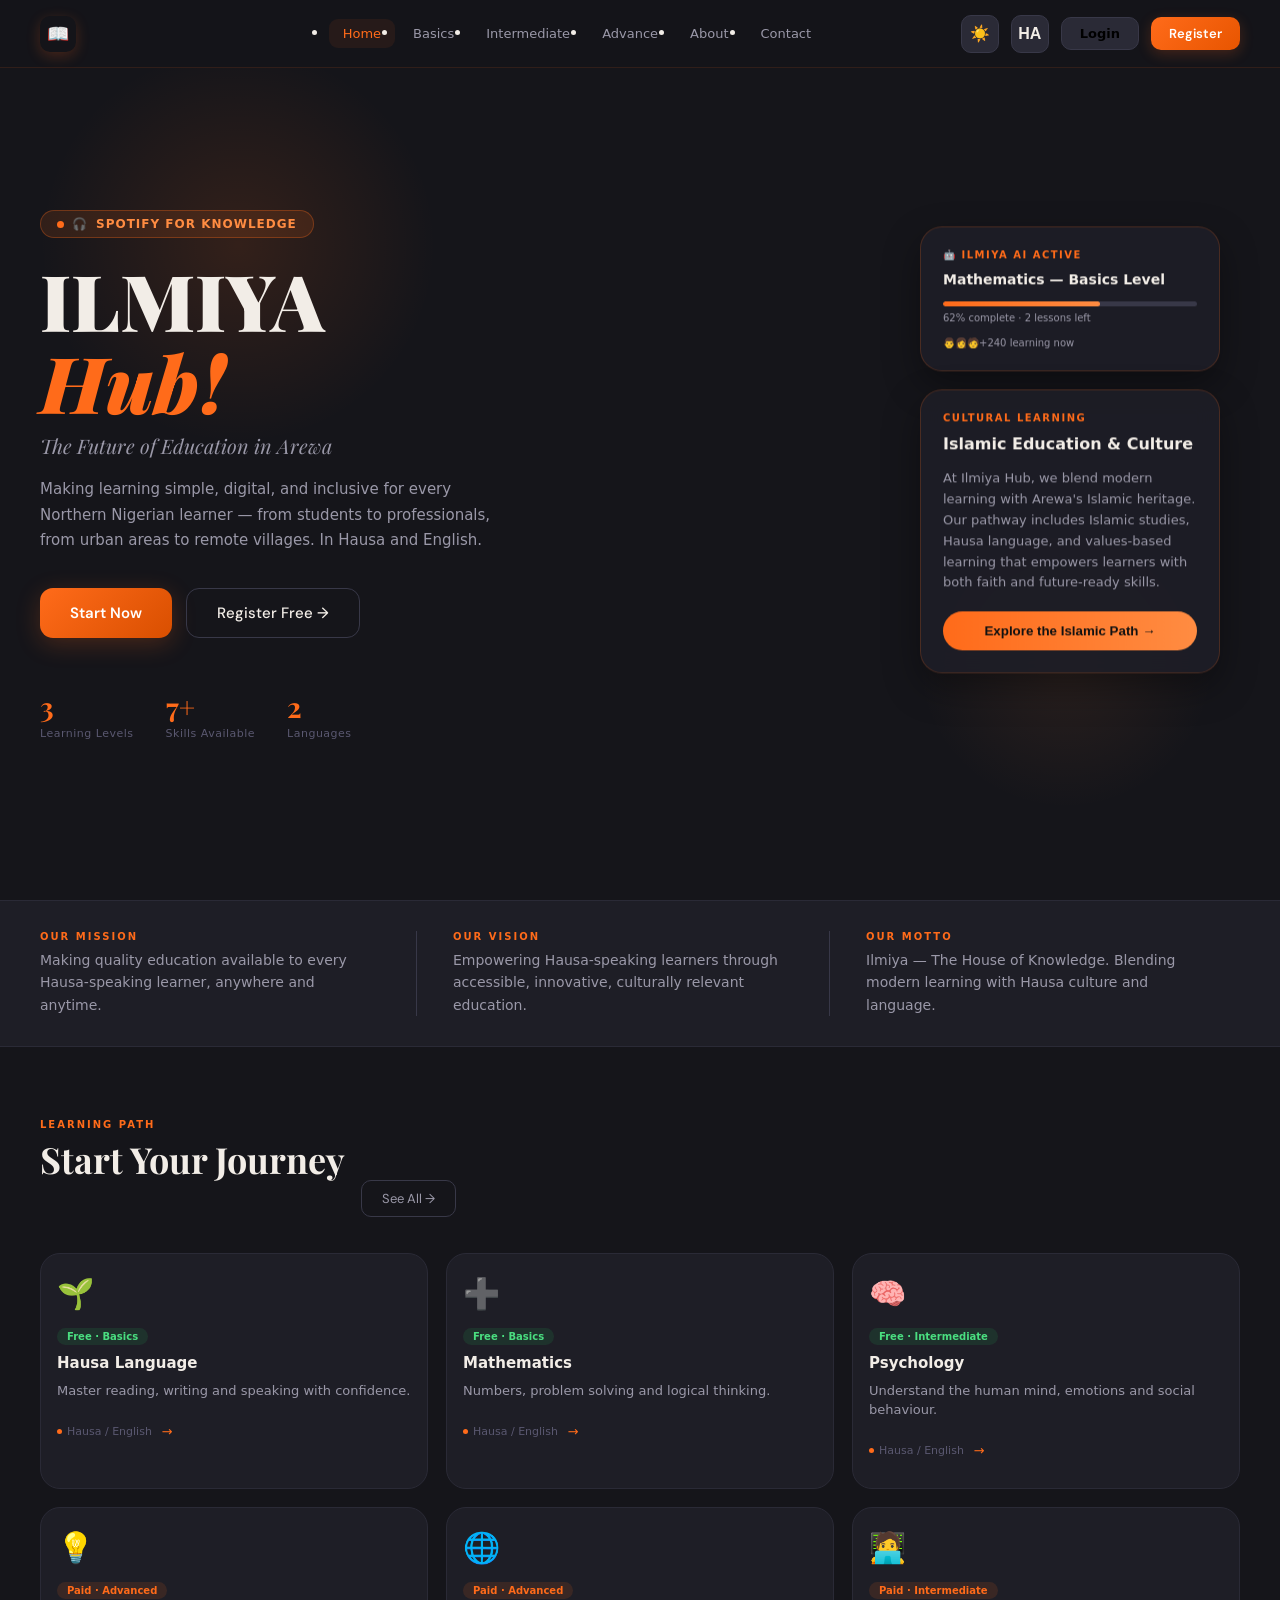
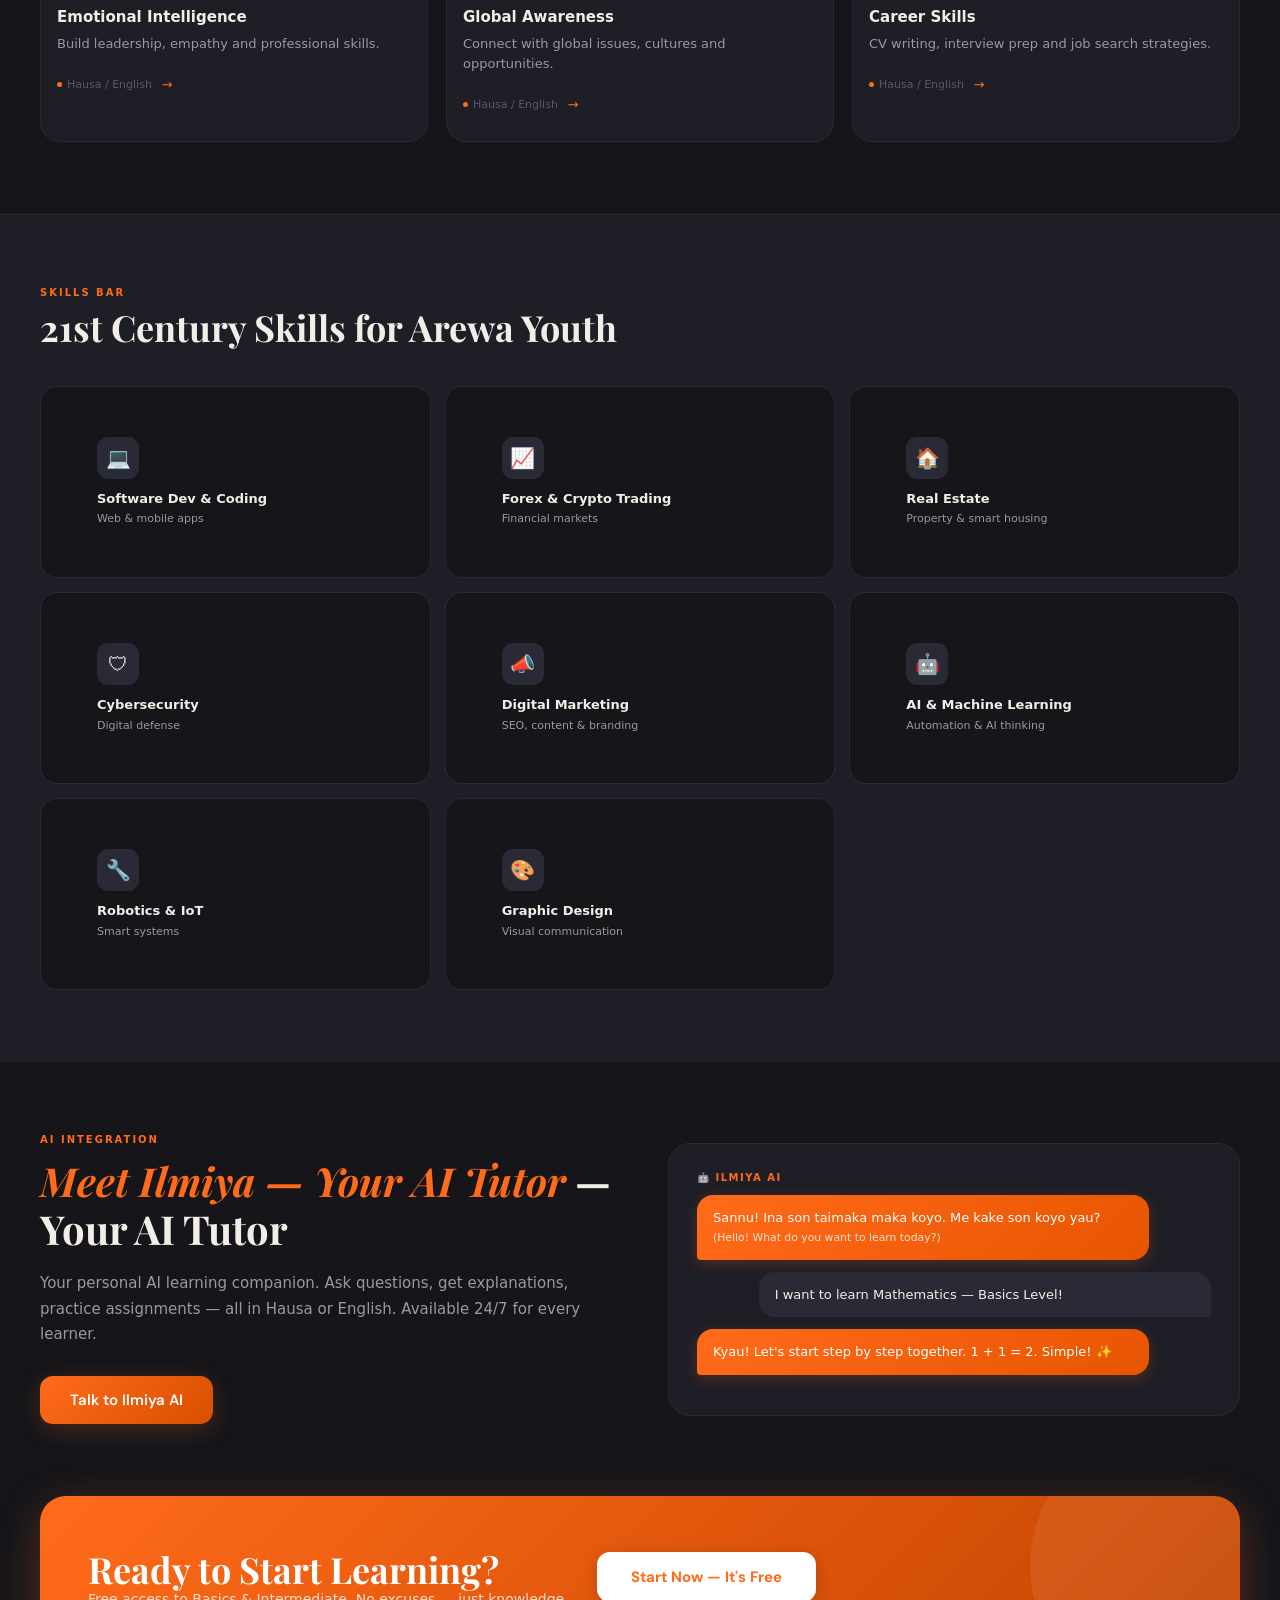
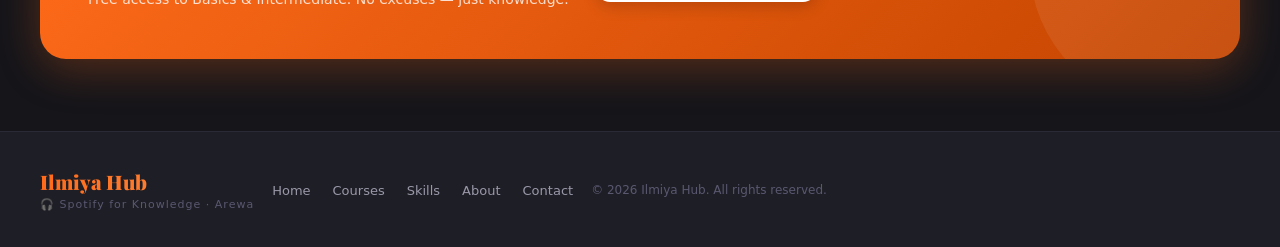
<file: page.html>
<!DOCTYPE html>
<html lang="en">

<head>
  <meta charset="UTF-8" />
  <meta name="viewport" content="width=device-width, 
initial-scale=1.0" />
  <title>Ilmiya Hub</title>
  <link href="https://fonts.googleapis.com/css2?family=Playfair+Display:
ital,wght@0,700;0,900;1,700&family=DM+Sans:wght@300;400;500;600&
display=swap" rel="stylesheet" />
  <link rel="stylesheet" href="style.css">
</head>

<body>
  <nav>
    <a class="nav-logo" href="#">
      <div class="nav-logo-icon">
        📖
      </div>
      <div>
        <div class="nav-logo-text">Ilmiya Hub</div>
      </div>
    </a>
    <ul class="nav-links">
      <li><a href="#" class="active" data-i18n="home">Home</a></li>
      <li><a href="#courses" data-i18n="basics">Basics</a></li>
      <li><a href="#courses" data-i18n="intermediate">Intermediate</a></li>
      <li><a href="#courses" data-i18n="advance">Advance</a></li>
      <li><a href="#about" data-i18n="about">About</a></li>
      <li><a href="#contact" data-i18n="contact">Contact</a></li>
    </ul>
    <div class="nav-right">
      <button class="toggle-btn" id="themeToggle" title="Toggle dark/light mode">☀️</button>
      <button class="toggle-btn" id="langToggle" title="Switch language">HA</button>
      <button class="btn-login" data-i18n="login">Login</button>
      <button class="btn-register" data-i18n="register">Register</button>
    </div>
  </nav>
  <script src="app.js"></script>
  <section class="hero">
    <div class="hero-bg"></div>
    <div class="orb1"></div>
    <div class="orb2"></div>
    <div class="hero-content">
      <div class="hero-badge">
        <div class="badge-dot"></div>
        🎧
        <span data-i18n="spotifyKnowledge">Spotify for Knowledge</span>
      </div>
      <h1 class="hero-title">ILMIYA<br /><span class="orange italic">Hub!</span></h1>
      <div class="hero-sub" data-i18n="futureEducation">The Future of Education in Arewa</div>
      <p class="hero-desc" data-i18n="heroDesc">Making learning simple, digital, and inclusive for every Northern Nigerian learner — from students to professionals, from urban areas to remote villages. In Hausa and English.</p>
      <div class="hero-btns">
        <button class="btn-primary" data-i18n="startNow">
          🚀
          Start Now</button>
        <button class="btn-secondary" data-i18n="registerFree">Register Free →</button>
      </div>
      <div class="hero-stats">
        <div>
          <div class="stat-num">3</div>
          <div class="stat-label" data-i18n="learningLevels">Learning Levels</div>
        </div>
        <div>
          <div class="stat-num">7+</div>
          <div class="stat-label" data-i18n="skillsAvailable">Skills Available</div>
        </div>
        <div>
          <div class="stat-num">2</div>
          <div class="stat-label" data-i18n="languages">Languages</div>
        </div>
      </div>
    </div>
    <div class="hero-card-group">
      <div class="float-card">
        <div class="float-label">
          🤖
          <span data-i18n="ilmiyaAI">Ilmiya AI Active</span></div>
        <div class="float-course" data-i18n="mathBasics">Mathematics — Basics Level</div>
        <div class="float-bar">
          <div class="float-fill"></div>
        </div>
        <div class="float-pct" data-i18n="completePercent">62% complete · 2 lessons left</div>
        <div class="float-users">
          👨👩🧑
          <span data-i18n="learningNow">+240 learning now</span></div>
      </div>
      <div class="info-card">
        <div class="info-label" data-i18n="culturalLearning">🕌 Cultural Learning</div>
        <div class="info-title" data-i18n="islamicEducation">Islamic Education & Culture</div>
        <p data-i18n="islamicDesc">At Ilmiya Hub, we blend modern learning with Arewa's Islamic heritage. Our pathway includes Islamic studies, Hausa language, and values-based learning that empowers learners with both faith and future-ready skills.</p>
        <button class="card-btn" data-i18n="exploreIslamic">Explore the Islamic Path →</button>
      </div>
    </div>
  </section>
  <div class="mission">
    <div>
      <div class="mission-tag" data-i18n="ourMission">Our Mission</div>
      <div class="mission-text" data-i18n="missionText">Making quality education available to every
        Hausa-speaking learner, anywhere and anytime.</div>
    </div>
    <div class="mdiv"></div>
    <div>
      <div class="mission-tag" data-i18n="ourVision">Our Vision</div>
      <div class="mission-text" data-i18n="visionText">Empowering Hausa-speaking learners through
        accessible, innovative, culturally relevant
        education.</div>
    </div>
    <div class="mdiv"></div>
    <div>
      <div class="mission-tag" data-i18n="ourMotto">Our Motto</div>
      <div class="mission-text" data-i18n="mottoText">Ilmiya — The House of Knowledge. Blending
        modern learning with Hausa culture and language.</div>
    </div>
  </div>
  <section class="section" id="courses">
    <div class="sec-head">
      <div>
        <div class="sec-tag" data-i18n="learningPath">
          📚
          Learning Path</div>
        <div class="sec-title" data-i18n="startJourney">Start Your Journey</div>
      </div>
      <button class="see-all" data-i18n="seeAll">See All →</button>
    </div>
    <div class="courses-grid">
      <div class="course-card"><span class="c-emoji">
          🌱
        </span><span class="c-tag tag-free" data-i18n="freeBasics">Free ·
          Basics</span>
        <div class="c-name" data-i18n="hausalang">Hausa Language</div>
        <div class="c-desc" data-i18n="masterReading">Master reading, writing and speaking with
          confidence.</div>
        <div class="c-foot">
          <div class="c-lang"><span class="ldot"></span><span data-i18n="hausaEnglish">Hausa / English</span></div>
          <div class="c-arrow">→</div>
        </div>
      </div>
      <div class="course-card"><span class="c-emoji">
          ➕
        </span><span class="c-tag tag-free" data-i18n="freeBasics">Free ·
          Basics</span>
        <div class="c-name" data-i18n="mathematics">Mathematics</div>
        <div class="c-desc" data-i18n="mathDesc">Numbers, problem solving and logical
          thinking.</div>
        <div class="c-foot">
          <div class="c-lang"><span class="ldot"></span><span data-i18n="hausaEnglish">Hausa / English</span></div>
          <div class="c-arrow">→</div>
        </div>
      </div>
      <div class="course-card"><span class="c-emoji">
          🧠
        </span><span class="c-tag tag-free" data-i18n="freeIntermediate">Free ·
          Intermediate</span>
        <div class="c-name" data-i18n="psychology">Psychology</div>
        <div class="c-desc" data-i18n="psychologyDesc">Understand the human mind, emotions and social
          behaviour.</div>
        <div class="c-foot">
          <div class="c-lang"><span class="ldot"></span><span data-i18n="hausaEnglish">Hausa / English</span></div>
          <div class="c-arrow">→</div>
        </div>
      </div>
      <div class="course-card"><span class="c-emoji">
          💡
        </span><span class="c-tag tag-paid" data-i18n="paidAdvanced">Paid ·
          Advanced</span>
        <div class="c-name" data-i18n="emotionalIntel">Emotional
          Intelligence</div>
        <div class="c-desc" data-i18n="emotionalDesc">Build leadership, empathy
          and professional skills.</div>
        <div class="c-foot">
          <div class="c-lang"><span class="ldot"></span><span data-i18n="hausaEnglish">Hausa /
            English</span></div>
          <div class="c-arrow">→</div>
        </div>
      </div>
      <div class="course-card">
        <span class="c-emoji">
          🌐
        </span><span class="c-tag tag-paid" data-i18n="paidAdvanced">Paid ·
          Advanced</span>
        <div class="c-name" data-i18n="globalAwareness">Global
          Awareness</div>
        <div class="c-desc" data-i18n="globalDesc">Connect with global issues, cultures and
          opportunities.</div>
        <div class="c-foot">
          <div class="c-lang"><span class="ldot"></span><span data-i18n="hausaEnglish">Hausa /
            English</span></div>
          <div class="c-arrow">→</div>
        </div>
      </div>
      <div class="course-card">
        <span class="c-emoji">
          🧑‍💻
        </span><span class="c-tag tag-paid" data-i18n="paidIntermediate">Paid ·
          Intermediate</span>
        <div class="c-name" data-i18n="careerSkills">Career
          Skills</div>
        <div class="c-desc" data-i18n="careerDesc">CV writing, interview prep and job search
          strategies.</div>
        <div class="c-foot">
          <div class="c-lang"><span class="ldot"></span><span data-i18n="hausaEnglish">Hausa /
            English</span></div>
          <div class="c-arrow">→</div>
        </div>
      </div>
    </div>
  </section>
  <section class="skills-section">
    <div class="sec-tag" data-i18n="skillsBar">
      ⚡
      Skills Bar</div>
    <div class="sec-title" data-i18n="centurySkills">21st Century Skills for Arewa
      Youth</div>
    <div class="skills-grid">
      <div class="skill-card">
        <div class="sk-icon">
          💻
        </div>
        <div class="sk-name" data-i18n="softwareDev">Software Dev & Coding</div>
        <div class="sk-desc" data-i18n="webApps">Web & mobile apps</div>
      </div>
      <div class="skill-card">
        <div class="sk-icon">
          📈
        </div>
        <div class="sk-name" data-i18n="forexTrading">Forex & Crypto Trading</div>
        <div class="sk-desc" data-i18n="financialMarkets">Financial markets</div>
      </div>
      <div class="skill-card">
        <div class="sk-icon">
          🏠
        </div>
        <div class="sk-name" data-i18n="realEstate">Real Estate</div>
        <div class="sk-desc" data-i18n="propertyHousing">Property &
          smart housing</div>
      </div>
      <div class="skill-card">
        <div class="sk-icon">
          🛡
        </div>
        <div class="sk-name" data-i18n="cybersecurity">Cybersecurity</div>
        <div class="sk-desc" data-i18n="digitalDefense">Digital
          defense</div>
      </div>
      <div class="skill-card">
        <div class="sk-icon">
          📣
        </div>
        <div class="sk-name" data-i18n="digitalMarketing">Digital Marketing</div>
        <div class="sk-desc" data-i18n="seoContent">SEO,
          content & branding</div>
      </div>
      <div class="skill-card">
        <div class="sk-icon">
          🤖
        </div>
        <div class="sk-name" data-i18n="aiMachine">AI & Machine Learning</div>
        <div class="sk-desc" data-i18n="automationAI">Automation & AI thinking</div>
      </div>
      <div class="skill-card">
        <div class="sk-icon">
          🔧
        </div>
        <div class="sk-name" data-i18n="roboticsIoT">Robotics & IoT</div>
        <div class="sk-desc" data-i18n="smartSystems">Smart
          systems</div>
      </div>
      <div class="skill-card">
        <div class="sk-icon">
          🎨
        </div>
        <div class="sk-name" data-i18n="graphicDesign">Graphic Design</div>
        <div class="sk-desc" data-i18n="visualComm">Visual communication</div>
      </div>
    </div>
  </section>
  <section class="ai-section" id="about">
    <div>
      <div class="ai-label" data-i18n="aiIntegration">
        🤖
        AI Integration</div>
      <h2 class="ai-title"><span data-i18n="meetIlmiya">Meet Ilmiya</span> —<br />Your AI
        Tutor</h2>
      <p class="ai-desc" data-i18n="aiDesc">Your personal AI learning companion. Ask
        questions, get explanations, practice assignments — all in Hausa
        or English. Available 24/7 for every learner.</p>
      <button class="btn-primary" data-i18n="talkToIlmiya">Talk to Ilmiya AI


      </button>
    </div>
    <div class="ai-box">
      <div class="chat-lbl">
        🤖
        Ilmiya AI</div>
      <div class="chat-out">Sannu! Ina son taimaka maka koyo. Me
        kake son koyo yau?


        <br /><small style="opacity:0.8">(Hello!
          What do you want to learn today?)</small>
      </div>
      <div class="chat-in">I want to learn Mathematics — Basics
        Level!</div>
      <div class="chat-out">Kyau! Let's start step by step
        together. 1 + 1 = 2. Simple!
        ✨
      </div>
    </div>
  </section>
  <div class="cta">
    <div>
      <div class="cta-title" data-i18n="readyToStart">Ready to Start Learning?<br /><span data-i18n="joinIlmiya">Join
        Ilmiya Hub Today.</span></div>
      <div class="cta-sub" data-i18n="noExcuses">Free access to Basics & Intermediate.
        No excuses — just knowledge.


      </div>
    </div>
    <button class="cta-btn" data-i18n="startNowFree">
      🚀
      Start Now — It's Free</button>
  </div>
  <footer id="contact">
    <div>
      <div class="f-logo">Ilmiya Hub</div>
      <div class="f-tag">
        🎧
        <span data-i18n="spotifyKnowledge">Spotify for Knowledge</span> · Arewa</div>
    </div>
    <ul class="f-links">
      <li><a href="#" data-i18n="home">Home</a></li>
      <li><a href="#" data-i18n="courses">Courses</a></li>
      <li><a href="#" data-i18n="skills">Skills</a></li>
      <li><a href="#" data-i18n="about">About</a></li>
      <li><a href="#" data-i18n="contact">Contact</a></li>
    </ul>
    <div class="f-copy">© 2026 Ilmiya Hub. All rights
      reserved.</div>
  </footer>
</body>

</html>
</file>
<file: style.css>
:root {
      --ash: #15151a;
      --ash2: #1e1e26;
      --ash3: #2a2a36;
      --ash4: #383848;
      --orange: #ff6b1a;
      --orange2: #ff8c42;
      --glow: rgba(255, 107, 26, 0.22);
      --text: #f2ede7;
      --muted: #9a98a8;
      --dim: #5a5870;
    }

    :root.light-mode {
      --ash: #ffffff;
      --ash2: #f5f5f5;
      --ash3: #e8e8e8;
      --ash4: #d0d0d0;
      --orange: #ff6b1a;
      --orange2: #ff8c42;
      --text: #1a1a1a;
      --muted: #666666;
      --dim: #999999;
    }

    *,
    *::before,
    *::after {
      margin: 0;
      padding: 0;
      box-sizing: border-box;
    }

    html {
      scroll-behavior: smooth;
    }

    body {
      background: var(--ash);
      color: var(--text);
      font-family: 'Sans', sans-serif;
      overflow-x: hidden;
    }


    /* NAV */
    nav {
      position: fixed;
      top: 0;
      left: 0;
      right: 0;
      z-index: 100;
      display: flex;
      align-items: center;
      justify-content: space-between;
      padding: 0 40px;
      height: 68px;
      background: rgba(21, 21, 26, 0.9);
      backdrop-filter: b lur(18px);
      border-bottom: 1px solid rgba(255, 107, 26, 0.12);
    }

    .nav-logo {
      display: flex;
      align-items: center;
      gap: 10px;
      text-decoration: none;
    }

    .nav-logo-icon {
      width: 36px;
      height: 36px;
      background: linear-gradient (135deg, var(--orange), var(--orange2));
      border-radius: 10px;
      display: flex;
      align-items: center;
      justify-content: center;
      font-size: 18px;
      box-shadow: 0 4px 14px var(--glow);
    }

    .nav-logo-text {
      font-family: 'Playfair Display', serif;
      font-size: 20px;
      font-weight: 900;
      background: lineargradient(90deg, var(--orange), var(--orange2));
      -webkit-background-clip: text;
      -webkit-text-fill-color: transparent;
    }

    .nav-links {
      display: flex;
      align-items: center;
      gap: 4px;
      list-style: no ne;
    }

    .nav-links a {
      display: block;
      padding: 7px 14px;
      border-radius: 9px;
      font-size: 13px;
      font-weight: 500;
      color: var(--muted);
      text-decoration: none;
      transition: all 0.2s;
    }

    .nav-links a:hover,
    .nav-links a.active {
      color: var(--orange);
      background: rgba(255, 107, 26, 0.08);
    }

    .nav-right {
      display: flex;
      align-items: center;
      gap: 12px;
    }

    .toggle-btn {
      width: 38px;
      height: 38px;
      border-radius: 10px;
      border: 1.5px solid var(--ash4);
      background: var(--ash3);
      color: var(--text);
      font-size: 16px;
      font-weight: 700;
      cursor: pointer;
      transition: all 0.3s ease;
      display: flex;
      align-items: center;
      justify-content: center;
    }

    .toggle-btn:hover {
      border-color: var(--orange);
      background: rgba(255, 107, 26, 0.1);
      transform: scale(1.05);
    }

    .toggle-btn.active {
      background: linear-gradient(135deg, var(--orange), var(--orange2));
      border-color: var(--orange);
      color: #111;
    }

    .btn-login {
      padding: 8px 18px;
      border-radius: 10px;
      font-size: 13px;
      font-weight: 600;
      color: var (--text);
      background: var(--ash3);
      border: 1.5px solid var(--ash4);
      cursor: pointer;
      transition: all 0.2s;

      font-family: 'Sans', sans-serif;
    }

    .btn-login:hover {
      border-color: var(--orange);
      color: var(--orange);
    }

    .btn-register {
      padding: 8px 18px;
      border-radius: 10px;
      font-size: 13px;
      font-weight: 600;
      color: #fff;
      background: linear-gradient(135deg, var(--orange), #e85500);
      border: none;
      cursor: pointer;
      box-shadow: 0 4px 14px var(--glow);
      font-family: 'DM Sans', sans-serif;
    }

    /* HERO */
    .hero {
      min-height: 100vh;
      position: relative;
      display: flex;
      align-items: center;
      padding: 110px 40px 60px;
      overflow: hidden;
    }

    .hero-bg {
      position: absolute;
      inset: 0;
      background: linear-gradient(13 5deg, rgba(21, 21, 26, 0.97) 0%, rgba(21, 21, 26, 0.72) 55%, rgba(21, 21, 26, 0.95) 100%), url('https://images.unsplash.com/photo-1481627834876-b7833e8f5570?w=1400&auto=format&fit=crop&q=80') center/cover no-repeat;
      z-index: 0;
    }

    .orb1 {
      position: absolute;
      top: 5%;
      left: 3%;
      width: 400px;
      height: 400px;
      background: radial-gradient(circle, rgba(255, 107, 26, 0.13) 0%, transparent 70%);
      pointer-events: none;
      z-index: 1;
    }

    .orb2 {
      position: absolute;
      bottom: 10%;
      right: 5%;
      width: 300px;
      height: 300px;
      background: radial-gradient(circle, rgba(255, 140, 66, 0.09) 0%, transparent 70%);
      pointer-events: none;
      z-index: 1;
    }

    .hero-content {
      position: relative;
      z-index: 2;
      max-width: 600px;
    }

    .hero-badge {
      display: inline-flex;
      align-items: center;
      gap: 8px;
      background: rgba(255, 107, 26, 0.12);
      border: 1px solid rgba(255, 107, 26, 0.3);
      border-radius: 30px;
      padding: 6px 16px;
      font-size: 12px;
      font-weight: 600;
      color: var(--orange2);
      letter-spacing: 1px;
      text-transform: uppercase;
      margin-bottom: 22px;
    }

    .badge-dot {
      width: 7px;
      height: 7px;
      background: var(--orange);
      border-radius: 50%;
      animation: pulse 1.6s infinite;
    }

    @keyframes pulse {

      0%,
      100% {
        opacity: 1;
        transform: scale(1);
      }

      50% {
        opacity: 0.4;
        transform: scale(0.7);
      }
    }

    .hero-title {
      font-family: 'Playfair Display', serif;
      font-size: clamp(44px, 7vw, 78px);
      font-weight: 900;
      line-height: 1.05;
      color: var(--text);
      margin-bottom: 8px;
    }

    .hero-title .orange {
      color: var(--orange);
    }

    .hero-title .italic {
      font-style: italic;
    }

    .hero-sub {
      font-family: 'Playfair Display', serif;
      font-size: clamp(15px, 2.2vw, 20px);
      color: var(--muted);
      margin-bottom: 18px;
      font-style: italic;
    }

    .hero-desc {
      font-size: 15px;
      color: var(--muted);
      line-height: 1.7;
      max-width: 460px;
      margin-bottom: 34px;
    }

    .hero-btns {
      display: flex;
      gap: 14px;
      flex-wrap: wrap;
    }

    .btn-primary {
      padding: 14px 30px;
      background: linear-gradient(135deg, var(--orange), #d94f00);
      color: #fff;
      font-size: 15px;
      font-weight: 600;
      border: none;
      border-radius: 13px;
      cursor: pointer;
      box-shadow: 0 6px 24px var(--glow);
      font-family: 'DM Sans', sans-serif;
    }

    .btn-secondary {
      padding: 14px 30px;
      background: transparent;
      color: var(--text);
      font-size: 15px;
      font-weight: 500;
      border: 1.5px solid var(--ash4);
      border-radius: 13px;
      cursor: pointer;

      font-family: 'DM Sans', sans-serif;
    }

    .hero-stats {
      display: flex;
      gap: 32px;
      margin-top: 50px;
    }

    .stat-num {
      font-family: 'Playfair Display', serif;
      font-size: 28px;
      font-weight: 700;
      color: var(--orange);
    }

    .stat-label {
      font-size: 11px;
      color: var(--dim);
      margin-top: 2px;
      letter-spacing: 0.5px;
    }

    .hero-card-group {
      position: absolute;
      top: 50%;
      right: 60px;
      transform: translateY(-50%);
      display: grid;
      gap: 18px;
      z-index: 3;
      align-items: start;
    }

    .float-card,
    .info-card {
      background: rgba(30, 30, 38, 0.92);
      border: 1.5px solid rgba(255, 107, 26, 0.2);
      border-radius: 22px;
      padding: 22px;
      width: 300px;
      min-width: 260px;
      backdrop-filter: blur(12px);
      box-shadow: 0 14px 36px rgba(0, 0, 0, 0.35);
    }

    .float-label,
    .info-label {
      font-size: 10px;
      color: var(--orange);
      font-weight: 600;
      letter-spacing: 1.5px;
      text-transform: uppercase;
      margin-bottom: 10px;
    }

    .float-course,
    .info-title {
      font-size: 14px;
      font-weight: 600;
      color: var(--text);
      margin-bottom: 12px;
      line-height: 1.35;
    }

    .info-title {
      font-size: 16px;
      margin-bottom: 14px;
    }

    .info-card p {
      font-size: 13px;
      color: var(--muted);
      line-height: 1.6;
      margin-bottom: 18px;
    }

    .card-btn {
      display: inline-flex;
      align-items: center;
      justify-content: center;
      width: 100%;
      padding: 12px 18px;
      border: none;
      border-radius: 999px;
      background: linear-gradient(90deg, var(--orange), var(--orange2));
      color: #111;
      font-weight: 700;
      cursor: pointer;
      transition: transform 0.2s ease, box-shadow 0.2s ease;
    }

    .card-btn:hover {
      transform: translateY(-1px);
      box-shadow: 0 12px 24px rgba(255, 107, 26, 0.18);
    }

    .float-bar {
      height: 5px;
      background: var(--ash4);
      border-radius: 5px;
      overflow: hidden;
      margin-bottom: 6px;
    }

    .float-fill {
      height: 100%;
      width: 62%;
      background: linear-gradient(90deg, var(--orange), var(--orange2));
      border-radius: 5px;
    }

    .float-pct {
      font-size: 10px;
      color: var(--muted);
      margin-bottom: 14px;
    }

    .float-users {
      display: flex;
      align-items: center;
      font-size: 10px;
      color: var(--muted);
    }

    /* MISSION */
    .mission {
      background: var(--ash2);
      border-top: 1px solid var(--ash3);
      border-bottom: 1px solid var(--ash3);
      padding: 30px 40px;
      display: flex;
      gap: 36px;
      flex-wrap: wrap;
      align-items: flex-start;
    }
    .mission-tag {
      font-size: 10px;
      color: var(--orange);
      font-weight: 600;
      letter-spacing: 2px;
      text-transform: uppercase;
      margin-bottom: 7px;
    }

    .mission-text {
      font-size: 14px;
      color: var(--muted);
      line-height: 1.6;
      max-width: 340px;
    }

    .mdiv {
      width: 1px;
      background: var(--ash4);
      align-self: stretch;
      min-height: 55px;
    }

    /* SECTION */
    .section {
      padding: 72px 40px;
    }

    .sec-tag {
      font-size: 10px;
      color: var(--orange);
      font-weight: 600;
      letter-spacing: 2px;
      text-transform: uppercase;
      margin-bottom: 8px;
    }

    .sec-title {
      font-family: 'Playfair Display', serif;
      font-size: clamp(24px, 4vw, 36px);
      font-weight: 700;
      color: var(--text);
      line-height: 1.2;
      margin-bottom: 36px;
    }

    .sec-head {
      display: flex;
      align-items: flex-end;
      justify-content: spac e-between;
      margin-bottom: 36px;
      gap: 16px;
    }

    .see-all {
      padding: 9px 20px;
      border: 1.5px solid var(--ash4);
      border-radius: 10px;
      background: transparent;
      color: var(--muted);
      font-size: 13px;
      cursor: pointer;
      font-family: 'DM Sans', sans-serif;
      white-space: nowrap;
    }


    /* COURSES */
    .courses-grid {
      display: grid;
      grid-template-columns: repeat(3, 1fr);
      gap: 18px;
    }

    .course-card {
      background: var(--ash2);
      border: 1.5px solid var(--ash3);
      border-radius: 20px;
      padding: 22px 16px;
      cursor: pointer;
      transition: all 0.2s;
      position: relative;
      overflow: hidden;
    }

    .course-card:hover {
      border-color: var(--orange);
      transform: translat eY(-4px);
      box-shadow: 0 10px 28px rgba(0, 0, 0, 0.28);
    }

    .course-card::before {
      content: '';
      position: absolute;
      top: 0;
      left: 0;
      right: 0;
      height: 2px;
      background: linear-gradient(90deg, var(--orange), var(--orange2));
      opacity: 0;
      transition: opacity 0.2s;
    }

    .course-card:hover::before {
      opacity: 1;
    }

    .c-emoji {
      font-size: 30px;
      margin-bottom: 14px;
      display: block;
    }

    .c-tag {
      display: inline-block;
      padding: 3px 10px;
      border-radius: 20px;
      font-size: 10px;
      font-weight: 600;
      margin-bottom: 9px;
    }

    .tag-free {
      background: rgba(34, 197, 94, 0.12);
      color: #4ade80;
    }

    .tag-paid {
      background: rgba(255, 107, 26, 0.12);
      color: var(--orange);
    }

    .c-name {
      font-size: 15px;
      font-weight: 600;
      color: var(--text);
      margin-bottom: 7px;
      line-height: 1.3;
    }

    .c-desc {
      font-size: 13px;
      color: var(--muted);
      line-height: 1.5;
      margin-bottom: 16px;
    }

    .c-foot {
      display: flex;
      align-items: center;
      justify-content: space-be tween;
    }

    .c-lang {
      display: flex;
      align-items: center;
      gap: 5px;
      font-size: 11px;
      color: var(--dim);
    }

    .ldot {
      width: 5px;
      height: 5px;
      background: var(--orange);
      border-radius: 50%;
    }

    .c-arrow {
      width: 30px;
      height: 30px;
      border-radius: 8px;
      background: var (--ash3);
      display: flex;
      align-items: center;
      justify-content: center;
      font-size: 13px;
      color: var(--orange);
    }

    .course-card:hover .c-arrow {
      background: var(--orange);
      color: #fff;
    }

    /* SKILLS */
    .skills-section {
      background: var(--ash2);
      border-top: 1px solid var(--ash3);
      padding: 72px 40px;
    }

    .skills-grid {
      display: grid;
      grid-template-columns: repeat(auto-fill, minmax(290px, 1fr));
      gap: 14px;
      margin-top: 36px;
    }

    .skill-card {
      background: var(--ash);
      border: 1.5px solid var(--ash3);
      border-radius: 17px;
      padding: 50px 56px;
      cursor: pointer;
      transition: all 0.2s;
    }

    .skill-card:hover {
      border-color: var(--orange);
    }

    .sk-icon {
      width: 42px;
      height: 42px;
      border-radius: 11px;
      display: flex;
      align-items: center;
      justify-content: center;
      font-size: 20px;
      margin-bottom: 12px;
      background: var(--ash3);
    }

    .sk-name {
      font-size: 13px;
      font-weight: 600;
      color: var(--text);
      margin-bottom: 4px;
      line-height: 1.3;
    }

    .sk-desc {
      font-size: 11px;
      color: var(--muted);
      line-height: 1.4;
    }

    /* AI SECTION */
    .ai-section {
      padding: 72px 40px;
      display: grid;
      grid-template-columns: 1fr 1fr;
      gap: 56px;
      align-items: center;
    }

    .ai-label {
      font-size: 10px;
      color: var(--orange);
      font-weight: 600;
      letter-spacing: 2px;
      text-transform: uppercase;
      margin-bottom: 12px;
    }

    .ai-title {
      font-family: 'Playfair Display', serif;
      font-size: clamp(26px, 4vw, 40px);
      font-weight: 700;
      color: var(--text);
      line-height: 1.2;
      margin-bottom: 18px;
    }

    .ai-title span {
      color: var(--orange);
      font-style: italic;
    }

    .ai-desc {
      font-size: 15px;
      color: var(--muted);
      line-height: 1.7;
      margin-bottom: 28px;
    }

    .ai-box {
      background: var(--ash2);
      border: 1.5px solid var(--ash3);
      border-radius: 22px;
      padding: 28px;
      position: relative;
      overflow: hidden;
    }

    .ai-box::before {
      content: '';
      position: absolute;
      top: -50px;
      right: -50 px;
      width: 180px;
      height: 180px;
      background: radial-gradient(circle, rg ba(255, 107, 26, 0.1) 0%, transparent 70%);
    }

    .chat-lbl {
      font-size: 10px;
      color: var(--orange);
      font-weight: 600;
      letter-spacing: 1.5px;
      text-transform: uppercase;
      margin-bottom: 12px;
    }

    .chat-out {
      background: linear-gradient(135deg, var(--orange), #e85500);
      border-radius: 16px 16px 16px 4px;
      padding: 13px 16px;
      font-size: 13px;
      color: #fff;
      margin-bottom: 12px;
      max-width: 88%;
      line-height: 1.5;
      box-shadow: 0 4px 14px var(--glow);
    }

    .chat-in {
      background: var(--ash3);
      border-radius: 16px 16px 4px 16px;
      padding: 13px 16px;
      font-size: 13px;
      color: var(--text);
      margin-bottom: 12px;
      max-width: 88%;
      margin-left: auto;
      line-height: 1.5;
    }

    /* CTA */
    .cta {
      margin: 0 40px 72px;
      background: linear-gradient(135deg, var(--orange) 0%, #c44500 100%);
      border-radius: 26px;
      padding: 52px 48px;
      display: flex;
      align-items: center;
      justify-content: space-betwe en;
      gap: 28px;
      flex-wrap: wrap;
      position: relative;
      overflow: hidden;
      box-shadow: 0 10px 44px rgba(255, 107, 26, 0.28);
    }

    .cta::before {
      content: '';
      position: absolute;
      top: -70px;
      right: -70px;
      width: 280px;
      height: 280px;
      background: rgba(255, 255, 255, 0.07);
      border-radius: 50%;
    }

    .cta-title {
      font-family: 'Playfair Display', serif;
      font-size: clamp(22px, 3.5vw, 36px);
      font-weight: 700;
      color: #fff;
      line-height: 1.2;
      position: relative;
      z-index: 1;
    }

    .cta-sub {
      font-size: 14px;
      color: rgba(255, 255, 255, 0.8);
      margin-top: 8 px;
      position: relative;
      z-index: 1;
    }

    .cta-btn {
      padding: 15px 34px;
      background: #fff;
      color: var(--orange);
      font-size: 15px;
      font-weight: 700;
      border: none;
      border-radius: 13px;
      cursor: pointer;
      font-family: 'DM Sans', sans-serif;
      white-space: nowrap;
      position: relative;
      z-index: 1;
      box-shadow: 0 4px 16px rgba(0, 0, 0, 0.18);
    }

    /* FOOTER */
    footer {
      background: var(--ash2);
      border-top: 1px solid var(--ash3);
      padding: 36px 40px;
      display: flex;
      align-items: center;
      justify-content: space-betwe en;
      flex-wrap: wrap;
      gap: 18px;
    }

    .f-logo {
      font-family: 'Playfair Display', serif;
      font-size: 20px;
      font-weight: 900;
      background: linear-gradient(90deg, var(--orange), var(--orange2));
      -webkit-background-clip: text;
      -webkit-text-fill-color: transparent;
    }

    .f-tag {
      font-size: 11px;
      color: var(--dim);
      margin-top: 3px;
      letter-spacing: 1px;
    }

    .f-links {
      display: flex;
      gap: 22px;
      list-style: none;
    }

    .f-links a {
      font-size: 13px;
      color: var(--muted);
      text-decoration: none;
    }

    .f-links a:hover {
      color: var(--orange);
    }

    .f-copy {
      font-size: 12px;
      color: var(--dim);
    }

    @media(max-width:860px) {
      nav {
        padding: 0 20px;
      }

      .nav-links {
        display: none;
      }

      .hero {
        padding: 100px 20px 50px;
      }

      .hero-card-group {
        position: static;
        transform: none;
        top: auto;
        right: auto;
        width: 100%;
        max-width: 100%;
        display: grid;
        gap: 16px;
        margin-top: 30px;
        padding: 0 10px;
      }

      .float-card,
      .info-card {
        width: 100%;
        min-width: auto;
      }

      .mission {
        padding: 22px 20px;
        flex-direction: column;
        gap: 18px;
      }

      .mdiv {
        display: none;
      }

      .section {
        padding: 52px 20px;
      }

      .skills-section {
        padding: 52px 20px;
      }

      .ai-section {
        grid-template-columns: 1fr;
        padding: 52px 20px;
        gap: 32px;
      }

      .cta {
        margin: 0 20px 52px;
        padding: 32px 24px;
      }

      footer {
        padding: 28px 20px;
        flex-direction: column;
        text-align: center;
      }

      .f-links {
        flex-wrap: wrap;
        justify-content: center;
      }

      .hero-stats {
        gap: 20px;
      }
    }
</file>
